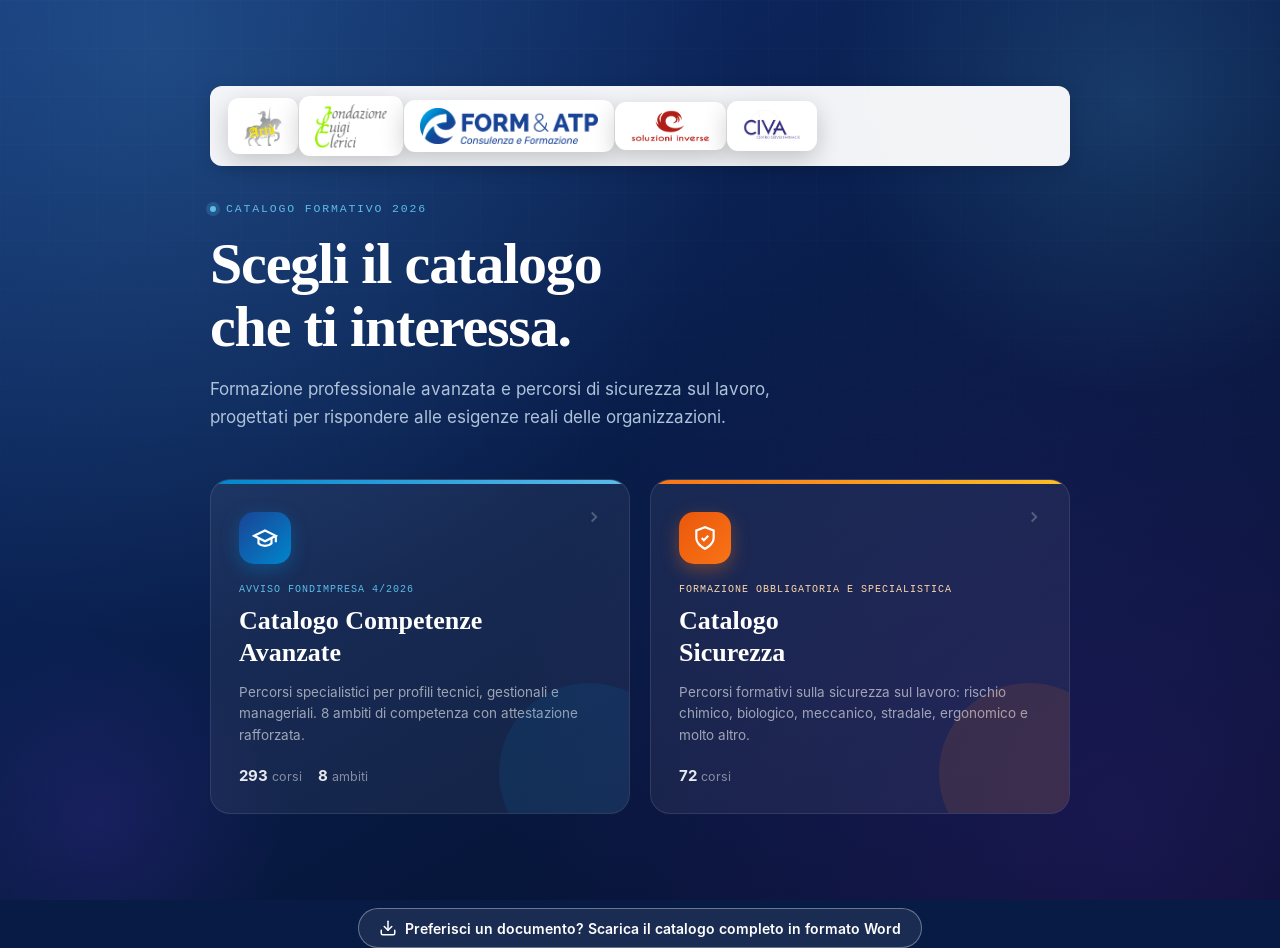
<file: index.html>
<!DOCTYPE html>
<html lang="it">
<head>
  <meta charset="UTF-8">
  <meta name="viewport" content="width=device-width, initial-scale=1.0">
  <title>Form&ATP — Catalogo Formativo 2026</title>
  <link rel="stylesheet" href="assets/css/shared.css">
  <style>
    /* ── Landing ─────────────────────────────────────── */
    body { background: #081B45; }

    #landing {
      min-height: 100vh; display: flex; flex-direction: column;
      position: relative; overflow: hidden;
      background:
        radial-gradient(circle at 12% 5%,  rgba(92,188,234,.22) 0%, transparent 42%),
        radial-gradient(circle at 88% 92%,  rgba(124,58,237,.17) 0%, transparent 45%),
        linear-gradient(150deg, #0F2D6E 0%, #081B45 55%, #040D28 100%);
    }
    .l-grid {
      position: absolute; inset: 0;
      background-image: linear-gradient(rgba(255,255,255,.03) 1px, transparent 1px),
                        linear-gradient(90deg, rgba(255,255,255,.03) 1px, transparent 1px);
      background-size: 48px 48px;
      mask-image: linear-gradient(to bottom, rgba(0,0,0,.45), transparent 88%);
      pointer-events: none;
    }
    .l-orb1 { position:absolute; width:600px; height:600px; border-radius:50%; top:-200px; right:-150px; background:radial-gradient(circle, rgba(92,188,234,.18),transparent 70%); animation:floatOrb 16s ease-in-out infinite; pointer-events:none; }
    .l-orb2 { position:absolute; width:400px; height:400px; border-radius:50%; bottom:-120px; left:-100px; background:radial-gradient(circle, rgba(124,58,237,.14),transparent 65%); animation:floatOrb 20s ease-in-out infinite reverse; pointer-events:none; }

    .l-inner {
      flex: 1; display: flex; flex-direction: column; justify-content: center;
      max-width: 1100px; margin: 0 auto; padding: 60px 32px;
      position: relative; z-index: 1; animation: fadeUp .7s ease both;
    }

    .l-logo { margin-bottom: 36px; }
    .l-logo img { height: 36px; background:#fff; padding:8px 16px; border-radius:11px; box-shadow:0 8px 24px rgba(0,0,0,.20); }

    .l-eyebrow { font-family:'JetBrains Mono',monospace; font-size:11.5px; letter-spacing:.16em; text-transform:uppercase; color:#5CBCEA; margin-bottom:18px; display:flex; align-items:center; gap:10px; }
    .l-title   { font-family:'Fraunces',serif; font-weight:600; font-size:clamp(34px,5.5vw,58px); line-height:1.08; color:#fff; margin:0 0 18px; letter-spacing:-.02em; }
    .l-sub     { color:#AEC2D9; font-size:17px; max-width:560px; line-height:1.62; margin:0 0 48px; }

    /* Tile cards */
    .l-cards { display:grid; grid-template-columns:1fr 1fr; gap:20px; max-width:860px; }

    .l-card {
      border-radius:20px; background:rgba(255,255,255,.06); border:1px solid rgba(255,255,255,.10);
      backdrop-filter:blur(12px); padding:32px 28px 28px;
      cursor:pointer; position:relative; overflow:hidden;
      transition:transform .25s, background .25s, border-color .25s, box-shadow .25s;
      text-decoration:none; display:flex; flex-direction:column;
      animation:fadeUp .6s ease both;
    }
    .l-card:nth-child(2) { animation-delay:.08s; }
    .l-card:hover { transform:translateY(-5px); background:rgba(255,255,255,.10); border-color:rgba(255,255,255,.22); box-shadow:0 20px 50px rgba(0,0,0,.30); }

    .l-card-accent { position:absolute; top:0; left:0; right:0; height:4px; border-radius:20px 20px 0 0; }
    .lc-avanzato .l-card-accent  { background:linear-gradient(90deg,#0086CD,#5CBCEA); }
    .lc-sicurezza .l-card-accent { background:linear-gradient(90deg,#F97316,#FBBF24); }

    .l-card::after {
      content:""; position:absolute; bottom:-50px; right:-50px;
      width:180px; height:180px; border-radius:50%;
      opacity:.11; transition:opacity .25s, transform .25s; pointer-events:none;
    }
    .lc-avanzato::after  { background:#0086CD; }
    .lc-sicurezza::after { background:#F97316; }
    .l-card:hover::after { opacity:.22; transform:scale(1.3); }

    .l-card-icon { width:52px; height:52px; border-radius:15px; display:flex; align-items:center; justify-content:center; margin-bottom:20px; flex-shrink:0; }
    .l-card-icon svg { width:26px; height:26px; color:#fff; }
    .lc-avanzato  .l-card-icon { background:linear-gradient(135deg,#194496,#0086CD); box-shadow:0 6px 18px rgba(0,134,205,.35); }
    .lc-sicurezza .l-card-icon { background:linear-gradient(135deg,#EA580C,#F97316); box-shadow:0 6px 18px rgba(249,115,22,.35); }

    .l-card-tag  { font-family:'JetBrains Mono',monospace; font-size:10px; letter-spacing:.1em; text-transform:uppercase; margin-bottom:10px; display:block; }
    .lc-avanzato  .l-card-tag { color:#5CBCEA; }
    .lc-sicurezza .l-card-tag { color:#FED7AA; }

    .l-card-title { font-family:'Fraunces',serif; font-size:clamp(20px,2.5vw,26px); font-weight:600; color:#fff; line-height:1.2; margin-bottom:14px; }
    .l-card-desc  { font-size:13.5px; color:rgba(255,255,255,.58); line-height:1.58; margin-bottom:20px; flex:1; }
    .l-card-meta  { display:flex; gap:16px; font-size:12.5px; color:rgba(255,255,255,.48); flex-wrap:wrap; }
    .l-card-meta strong { color:rgba(255,255,255,.9); font-size:15px; }

    .l-card-arrow { position:absolute; top:28px; right:26px; color:rgba(255,255,255,.25); transition:color .2s, transform .2s; }
    .l-card-arrow svg { width:18px; height:18px; }
    .l-card:hover .l-card-arrow { color:rgba(255,255,255,.7); transform:translateX(4px); }

    /* coming soon badge */
    .badge-soon { display:inline-block; background:rgba(249,115,22,.18); color:#FED7AA; border:1px solid rgba(249,115,22,.30); border-radius:6px; font-size:10.5px; font-family:'JetBrains Mono',monospace; padding:2px 8px; letter-spacing:.05em; margin-left:8px; vertical-align:middle; }

    .l-footer { position:relative; z-index:1; padding:20px 32px 32px; display:flex; align-items:center; gap:12px; color:rgba(255,255,255,.3); font-size:12px; }
    .l-footer img { height:18px; opacity:.35; }

    @media (max-width:680px) { .l-cards { grid-template-columns:1fr; gap:14px; } .l-inner { padding:40px 18px; } .l-title { font-size:36px; } }
  </style>
</head>
<body>

<div id="landing">
  <div class="l-grid"></div>
  <div class="l-orb1"></div>
  <div class="l-orb2"></div>

  <div class="l-inner">
    <div class="l-logo"><div class="partner-bar">
  <img class="partner-logo" src="[data-uri]" alt="Artù Ente Formativo">
  <img class="partner-logo" src="[data-uri]" alt="Fondazione Luigi Clerici">
  <img class="partner-logo" src="assets/img/logo.png" alt="Form&ATP">
  <img class="partner-logo" src="[data-uri]" alt="Soluzioni Inverse">
  <img class="partner-logo" src="[data-uri]" alt="CIVA Centro Servizi Farmacie">
</div></div>
    <div class="l-eyebrow"><span class="eyebrow-dot"></span>Catalogo Formativo 2026</div>
    <h1 class="l-title">Scegli il catalogo<br>che ti interessa.</h1>
    <p class="l-sub">Formazione professionale avanzata e percorsi di sicurezza sul lavoro, progettati per rispondere alle esigenze reali delle organizzazioni.</p>

    <div class="l-cards">

      <a href="avanzato.html" class="l-card lc-avanzato">
        <div class="l-card-accent"></div>
        <div class="l-card-arrow"><svg viewBox="0 0 24 24" fill="none" stroke="currentColor" stroke-width="2.5"><polyline points="9 18 15 12 9 6"/></svg></div>
        <div class="l-card-icon">
          <svg viewBox="0 0 24 24" fill="none" stroke="currentColor" stroke-width="2"><path d="M22 10v6M2 10l10-5 10 5-10 5z"/><path d="M6 12v5c3 3 9 3 12 0v-5"/></svg>
        </div>
        <span class="l-card-tag">Avviso Fondimpresa 4/2026</span>
        <div class="l-card-title">Catalogo Competenze<br>Avanzate</div>
        <div class="l-card-desc">Percorsi specialistici per profili tecnici, gestionali e manageriali. 8 ambiti di competenza con attestazione rafforzata.</div>
        <div class="l-card-meta">
          <span><strong id="n-corsi">—</strong> corsi</span>
          <span><strong>8</strong> ambiti</span>
        </div>
      </a>

      <a href="sicurezza.html" class="l-card lc-sicurezza" id="card-sic">
        <div class="l-card-accent"></div>
        <div class="l-card-arrow"><svg viewBox="0 0 24 24" fill="none" stroke="currentColor" stroke-width="2.5"><polyline points="9 18 15 12 9 6"/></svg></div>
        <div class="l-card-icon">
          <svg viewBox="0 0 24 24" fill="none" stroke="currentColor" stroke-width="2"><path d="M12 22s8-4 8-10V5l-8-3-8 3v7c0 6 8 10 8 10Z"/><path d="m9 12 2 2 4-4"/></svg>
        </div>
        <span class="l-card-tag">Formazione obbligatoria e specialistica</span>
        <div class="l-card-title">Catalogo<br>Sicurezza</div>
        <div class="l-card-desc">Percorsi formativi sulla sicurezza sul lavoro: rischio chimico, biologico, meccanico, stradale, ergonomico e molto altro.</div>
        <div class="l-card-meta">
          <span><strong id="n-sic">72</strong> corsi</span>
        </div>
      </a>

    </div>
  </div>
</div>

<div class="landing-download"><a class="download-link" href="assets/download/Catalogo-Formativo-2026-FormATP.docx" download>
  <svg viewBox="0 0 24 24" width="18" height="18" fill="none" stroke="currentColor" stroke-width="2" stroke-linecap="round" stroke-linejoin="round"><path d="M21 15v4a2 2 0 0 1-2 2H5a2 2 0 0 1-2-2v-4"/><polyline points="7 10 12 15 17 10"/><line x1="12" y1="15" x2="12" y2="3"/></svg>
  Preferisci un documento? Scarica il catalogo completo in formato Word</a></div>

<script>
  // Pre-carica il numero di corsi avanzati per mostrarlo sulla landing
  fetch('assets/data/data-avanzato.json')
    .then(r => r.json())
    .then(d => { document.getElementById('n-corsi').textContent = d.length; })
    .catch(() => {});
</script>

</body>
</html>
</file>
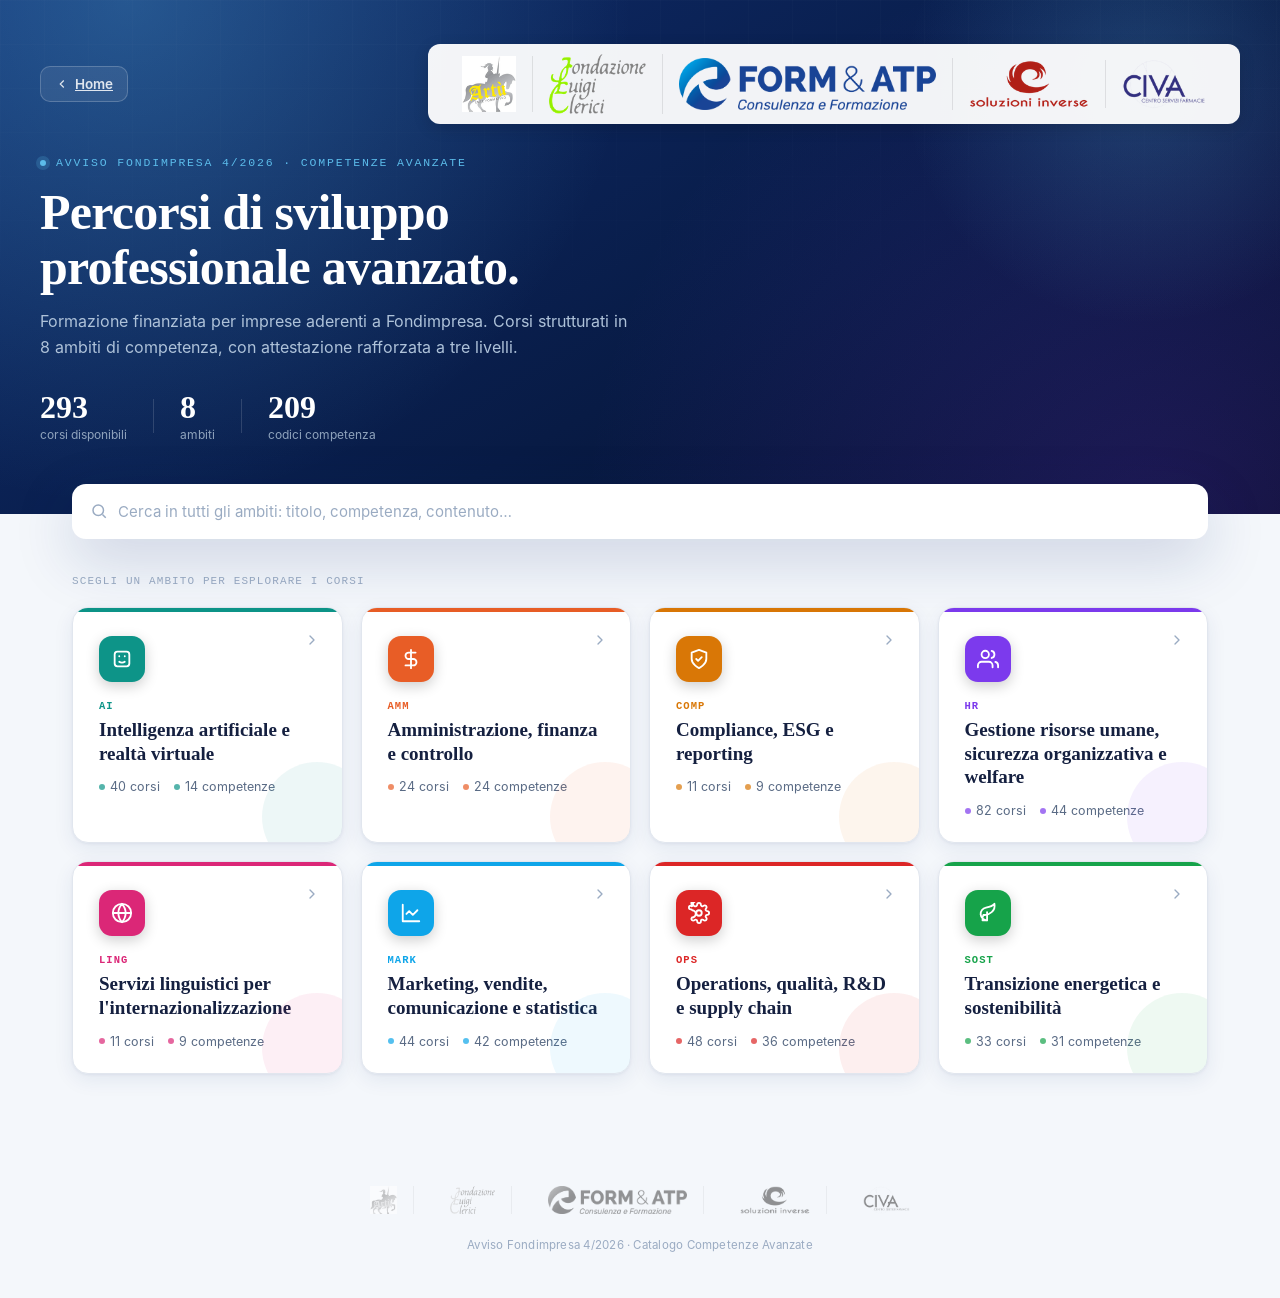
<file: avanzato.html>
<!DOCTYPE html>
<html lang="it">
<head>
  <meta charset="UTF-8">
  <meta name="viewport" content="width=device-width, initial-scale=1.0">
  <title>Catalogo Competenze Avanzate — Form&ATP</title>
  <link rel="stylesheet" href="assets/css/shared.css">
  <link rel="stylesheet" href="assets/css/avanzato.css">
</head>
<body>

<!-- ── Header ─────────────────────────────────────────── -->
<header class="av-header">
  <div class="av-header-inner">
    <div class="top-nav">
      <a href="index.html" class="home-btn">
        <svg viewBox="0 0 24 24" fill="none" stroke="currentColor" stroke-width="2"><polyline points="15 18 9 12 15 6"/></svg>
        Home
      </a>
      <div class="partner-bar">
  <img class="partner-logo" src="[data-uri]" alt="Artù Ente Formativo">
  <img class="partner-logo" src="[data-uri]" alt="Fondazione Luigi Clerici">
  <img class="partner-logo" src="assets/img/logo.png" alt="Form&ATP">
  <img class="partner-logo" src="[data-uri]" alt="Soluzioni Inverse">
  <img class="partner-logo" src="[data-uri]" alt="CIVA Centro Servizi Farmacie">
</div>
    </div>
    <div class="eyebrow"><span class="eyebrow-dot"></span>Avviso Fondimpresa 4/2026 · Competenze Avanzate</div>
    <h1>Percorsi di sviluppo<br>professionale avanzato.</h1>
    <p class="header-sub">Formazione finanziata per imprese aderenti a Fondimpresa. Corsi strutturati in 8 ambiti di competenza, con attestazione rafforzata a tre livelli.</p>
    <div class="stat-row">
      <div class="stat"><div class="stat-num" id="stat-total">293</div><div class="stat-label">corsi disponibili</div></div>
      <div class="stat-divider"></div>
      <div class="stat"><div class="stat-num" id="stat-cats">8</div><div class="stat-label">ambiti</div></div>
      <div class="stat-divider"></div>
      <div class="stat"><div class="stat-num" id="stat-comp">209</div><div class="stat-label">codici competenza</div></div>
    </div>
  </div>
</header>

<!-- ── Ricerca globale ────────────────────────────────── -->
<div class="global-search-wrap">
  <div class="global-search-inner">
    <svg viewBox="0 0 24 24" fill="none" stroke="currentColor" stroke-width="2"><circle cx="11" cy="11" r="7"/><line x1="21" y1="21" x2="16.65" y2="16.65"/></svg>
    <input type="text" id="global-search" placeholder="Cerca in tutti gli ambiti: titolo, competenza, contenuto…">
    <button id="global-search-clear" class="search-clear-btn" style="display:none">
      <svg viewBox="0 0 24 24" fill="none" stroke="currentColor" stroke-width="2"><line x1="18" y1="6" x2="6" y2="18"/><line x1="6" y1="6" x2="18" y2="18"/></svg>
    </button>
  </div>
</div>

<!-- ── Main ───────────────────────────────────────────── -->
<main id="av-main">

  <!-- View: griglia ambiti -->
  <div id="view-home">
    <div class="section-label">Scegli un ambito per esplorare i corsi</div>
    <div id="ambiti-grid"></div>
  </div>

  <!-- View: corsi di un ambito -->
  <div id="view-ambito" style="display:none">
    <div class="breadcrumb">
      <button class="back-btn" id="back-btn">
        <svg viewBox="0 0 24 24" fill="none" stroke="currentColor" stroke-width="2"><polyline points="15 18 9 12 15 6"/></svg>
        Tutti gli ambiti
      </button>
      <span class="bc-sep">/</span>
      <span class="bc-current" id="bc-current"></span>
    </div>
    <div class="ambito-hero" id="ambito-hero"></div>
    <div class="competenze-nav">
      <div class="filter-label" style="margin-bottom:10px">Filtra per codice di competenza</div>
      <div class="comp-select-wrap">
        <div class="comp-select-box">
          <select id="comp-select" class="comp-select">
            <option value="">Tutti i corsi</option>
          </select>
          <svg class="comp-select-icon" viewBox="0 0 24 24" fill="none" stroke="currentColor" stroke-width="2"><polyline points="6 9 12 15 18 9"/></svg>
        </div>
        <span class="comp-select-count" id="comp-select-count"></span>
      </div>
    </div>
    <div class="results-bar">
      <span><strong id="corsi-count">0</strong> corsi</span>
      <select class="sort-select" id="sort-select">
        <option value="competenza">Per competenza</option>
        <option value="title">Titolo A-Z</option>
        <option value="dur-asc">Durata crescente</option>
        <option value="dur-desc">Durata decrescente</option>
      </select>
    </div>
    <div id="corsi-grid"></div>
  </div>

  <!-- View: risultati ricerca -->
  <div id="view-search" style="display:none">
    <div class="breadcrumb">
      <button class="back-btn" id="search-back-btn">
        <svg viewBox="0 0 24 24" fill="none" stroke="currentColor" stroke-width="2"><polyline points="15 18 9 12 15 6"/></svg>
        Tutti gli ambiti
      </button>
      <span class="bc-sep">/</span>
      <span class="bc-current" id="search-results-label"></span>
    </div>
    <div id="search-grid"></div>
  </div>

</main>

<footer class="page-footer page-footer--bar">
  <div class="footer-logos">
    <img class="partner-logo" src="[data-uri]" alt="Artù Ente Formativo">
    <img class="partner-logo" src="[data-uri]" alt="Fondazione Luigi Clerici">
    <img class="partner-logo" src="[data-uri]" alt="Form&ATP">
    <img class="partner-logo" src="[data-uri]" alt="Soluzioni Inverse">
    <img class="partner-logo" src="[data-uri]" alt="CIVA Centro Servizi Farmacie">
  </div>
  <div class="footer-label">Avviso Fondimpresa 4/2026 · Catalogo Competenze Avanzate</div>
</footer>

<script src="assets/js/avanzato.js"></script>
</body>
</html>
</file>
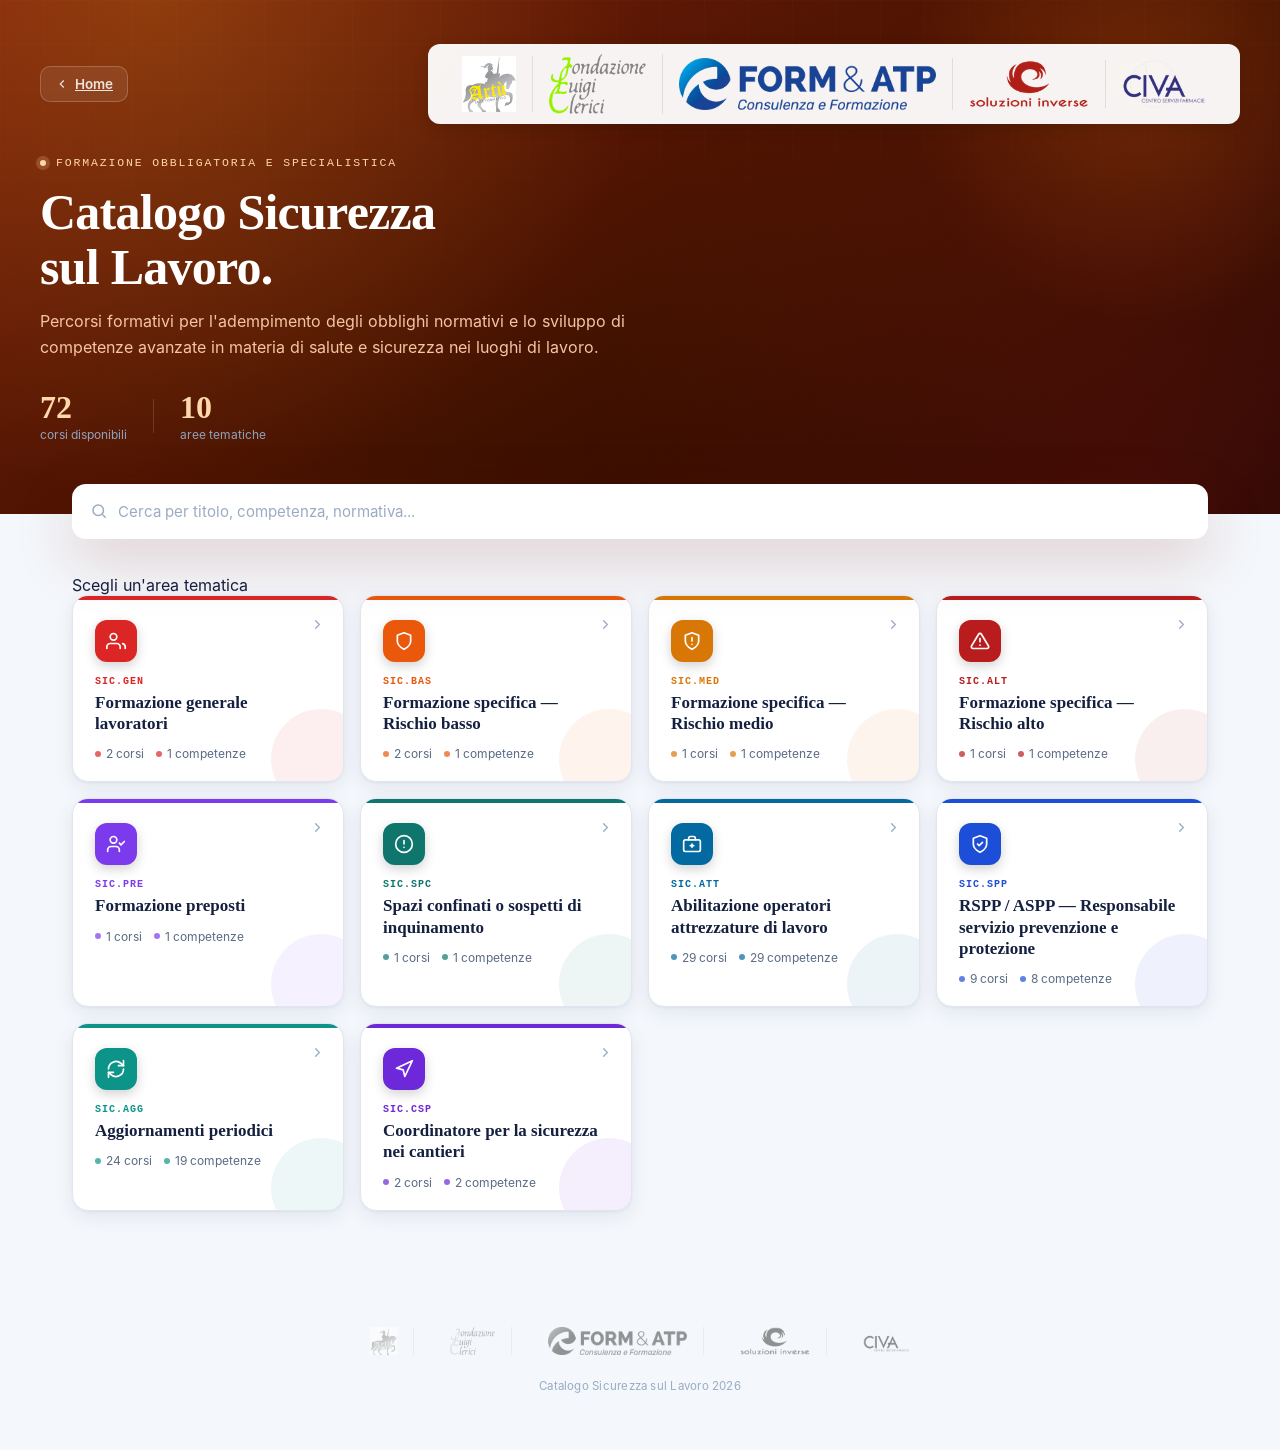
<file: sicurezza.html>
<!DOCTYPE html>
<html lang="it">
<head>
  <meta charset="UTF-8">
  <meta name="viewport" content="width=device-width, initial-scale=1.0">
  <title>Catalogo Sicurezza sul Lavoro — Form&ATP</title>
  <link rel="stylesheet" href="assets/css/shared.css">
  <link rel="stylesheet" href="assets/css/sicurezza.css">
</head>
<body>

<!-- ── Header ── -->
<header class="sic-header">
  <div class="sic-header-inner">
    <div class="top-nav">
      <a href="index.html" class="home-btn">
        <svg viewBox="0 0 24 24" fill="none" stroke="currentColor" stroke-width="2"><polyline points="15 18 9 12 15 6"/></svg>
        Home
      </a>
      <div class="partner-bar">
  <img class="partner-logo" src="[data-uri]" alt="Artù Ente Formativo">
  <img class="partner-logo" src="[data-uri]" alt="Fondazione Luigi Clerici">
  <img class="partner-logo" src="assets/img/logo.png" alt="Form&ATP">
  <img class="partner-logo" src="[data-uri]" alt="Soluzioni Inverse">
  <img class="partner-logo" src="[data-uri]" alt="CIVA Centro Servizi Farmacie">
</div>
    </div>
    <div class="eyebrow"><span class="eyebrow-dot"></span>Formazione obbligatoria e specialistica</div>
    <h1>Catalogo Sicurezza<br>sul Lavoro.</h1>
    <p class="header-sub">Percorsi formativi per l'adempimento degli obblighi normativi e lo sviluppo di competenze avanzate in materia di salute e sicurezza nei luoghi di lavoro.</p>
    <div class="stat-row">
      <div class="stat"><div class="stat-num" id="sic-stat-total">72</div><div class="stat-label">corsi disponibili</div></div>
      <div class="stat-divider"></div>
      <div class="stat"><div class="stat-num" id="sic-stat-cats">10</div><div class="stat-label">aree tematiche</div></div>
    </div>
  </div>
</header>

<!-- ── Ricerca ── -->
<div class="global-search-wrap">
  <div class="global-search-inner">
    <svg viewBox="0 0 24 24" fill="none" stroke="currentColor" stroke-width="2"><circle cx="11" cy="11" r="7"/><line x1="21" y1="21" x2="16.65" y2="16.65"/></svg>
    <input type="text" id="sic-search" placeholder="Cerca per titolo, competenza, normativa...">
    <button id="sic-search-clear" class="search-clear-btn" style="display:none">
      <svg viewBox="0 0 24 24" fill="none" stroke="currentColor" stroke-width="2"><line x1="18" y1="6" x2="6" y2="18"/><line x1="6" y1="6" x2="18" y2="18"/></svg>
    </button>
  </div>
</div>

<!-- ── Main ── -->
<main id="sic-main">

  <!-- Vista home: griglia ambiti -->
  <div id="sic-view-home">
    <div class="section-label">Scegli un'area tematica</div>
    <div id="sic-ambiti-grid"></div>
  </div>

  <!-- Vista ambito: corsi -->
  <div id="sic-view-ambito" style="display:none">
    <div class="breadcrumb">
      <button class="back-btn" id="sic-back-btn">
        <svg viewBox="0 0 24 24" fill="none" stroke="currentColor" stroke-width="2"><polyline points="15 18 9 12 15 6"/></svg>
        Tutte le aree
      </button>
      <span class="bc-sep">/</span>
      <span class="bc-current" id="sic-bc-current"></span>
    </div>
    <div class="ambito-hero" id="sic-ambito-hero"></div>
    <div class="competenze-nav">
      <div class="filter-label" style="margin-bottom:10px">Filtra per competenza</div>
      <div class="comp-select-wrap">
        <div class="comp-select-box">
          <select id="sic-comp-select" class="comp-select">
            <option value="">Tutti i corsi</option>
          </select>
          <svg class="comp-select-icon" viewBox="0 0 24 24" fill="none" stroke="currentColor" stroke-width="2"><polyline points="6 9 12 15 18 9"/></svg>
        </div>
        <span class="comp-select-count" id="sic-comp-select-count"></span>
      </div>
    </div>
    <div class="corsi-results-bar">
      <span><strong id="sic-corsi-count">0</strong> corsi</span>
      <select class="sort-select" id="sic-sort-select">
        <option value="competenza">Per competenza</option>
        <option value="title">Titolo A-Z</option>
        <option value="dur-asc">Durata crescente</option>
        <option value="dur-desc">Durata decrescente</option>
      </select>
    </div>
    <div id="sic-corsi-grid"></div>
  </div>

  <!-- Vista ricerca -->
  <div id="sic-view-search" style="display:none">
    <div class="breadcrumb">
      <button class="back-btn" id="sic-search-back-btn">
        <svg viewBox="0 0 24 24" fill="none" stroke="currentColor" stroke-width="2"><polyline points="15 18 9 12 15 6"/></svg>
        Tutte le aree
      </button>
      <span class="bc-sep">/</span>
      <span class="bc-current" id="sic-search-results-label"></span>
    </div>
    <div id="sic-search-grid"></div>
  </div>

</main>

<footer class="page-footer page-footer--bar">
  <div class="footer-logos">
    <img class="partner-logo" src="[data-uri]" alt="Artù Ente Formativo">
    <img class="partner-logo" src="[data-uri]" alt="Fondazione Luigi Clerici">
    <img class="partner-logo" src="[data-uri]" alt="Form&ATP">
    <img class="partner-logo" src="[data-uri]" alt="Soluzioni Inverse">
    <img class="partner-logo" src="[data-uri]" alt="CIVA Centro Servizi Farmacie">
  </div>
  <div class="footer-label">Catalogo Sicurezza sul Lavoro 2026</div>
</footer>

<script src="assets/js/sicurezza.js"></script>
</body>
</html>
</file>
<file: assets/css/shared.css>
@font-face{font-family:'Inter';font-weight:400;font-style:normal;font-display:swap;src:url('../fonts/Inter-Regular.woff') format('woff');}
@font-face{font-family:'Inter';font-weight:500;font-style:normal;font-display:swap;src:url('../fonts/Inter-Medium.woff') format('woff');}
@font-face{font-family:'Inter';font-weight:600;font-style:normal;font-display:swap;src:url('../fonts/Inter-SemiBold.woff') format('woff');}
@font-face{font-family:'Inter';font-weight:700;font-style:normal;font-display:swap;src:url('../fonts/Inter-Bold.woff') format('woff');}
/* =========================================================
   FORM&ATP — Catalogo Formativo 2026
   shared.css — variabili, reset, utility
   ========================================================= */

:root {
  --navy:        #0F2D6E;
  --navy-deep:   #081B45;
  --white:       #FFFFFF;
  --cream:       #F4F7FB;
  --ink:         #152040;
  --slate:       #5A6B85;
  --slate-light: #9AABC2;
  --line:        #E1E6EE;
  --radius:      16px;
  --shadow:      0 1px 3px rgba(15,45,110,.06), 0 6px 20px rgba(15,45,110,.08);
  --shadow-lg:   0 8px 16px rgba(15,45,110,.10), 0 24px 48px rgba(15,45,110,.14);
}

*, *::before, *::after { box-sizing: border-box; }
html  { scroll-behavior: smooth; }
body  { margin: 0; font-family: 'Inter', system-ui, -apple-system, 'Segoe UI', Roboto, sans-serif; -webkit-font-smoothing: antialiased; background: var(--cream); color: var(--ink); }

/* ---- animazioni ---- */
@keyframes fadeUp  { from { opacity:0; transform:translateY(12px); } to { opacity:1; transform:translateY(0); } }
@keyframes floatOrb{ 0%,100%{ transform:translate(0,0); } 50%{ transform:translate(-8px,14px); } }

/* ---- utility ---- */
.eyebrow {
  font-family: ui-monospace, SFMono-Regular, Menlo, Consolas, monospace;
  font-size: 11.5px; letter-spacing: .16em; text-transform: uppercase;
  color: #5CBCEA; margin-bottom: 16px;
  display: flex; align-items: center; gap: 10px;
}
.eyebrow-dot {
  width: 6px; height: 6px; border-radius: 50%;
  background: #5CBCEA; box-shadow: 0 0 0 4px rgba(92,188,234,.2);
  display: inline-block; flex-shrink: 0;
}
.stat-row   { display: flex; align-items: center; gap: 26px; flex-wrap: wrap; }
.stat       { display: flex; flex-direction: column; }
.stat-num   {
  font-family: Georgia, 'Times New Roman', serif; font-size: 32px; font-weight: 600; line-height: 1;
  color: #fff;
}
.stat-label { font-size: 12px; color: #8FA3BC; margin-top: 4px; }
.stat-divider { width: 1px; height: 34px; background: rgba(255,255,255,.14); }

/* ---- nav superiore (dentro sezioni) ---- */
.top-nav { display: flex; justify-content: space-between; align-items: center; margin-bottom: 32px; }
.home-btn {
  display: flex; align-items: center; gap: 6px;
  border: 1.5px solid rgba(255,255,255,.2); background: rgba(255,255,255,.08);
  color: rgba(255,255,255,.85); border-radius: 10px; padding: 9px 14px;
  font-family: 'Inter', system-ui, -apple-system, 'Segoe UI', Roboto, sans-serif; font-size: 13.5px; font-weight: 600;
  cursor: pointer; transition: all .15s; backdrop-filter: blur(8px);
}
.home-btn svg { width: 14px; height: 14px; }
.home-btn:hover { background: rgba(255,255,255,.18); border-color: rgba(255,255,255,.4); color: #fff; }
.logo-badge-sm {
  background: #fff; padding: 7px 13px; border-radius: 9px;
  box-shadow: 0 4px 14px rgba(0,0,0,.16); display: inline-flex;
}
.logo-badge-sm img { height: 26px; display: block; }

/* ---- breadcrumb ---- */
.breadcrumb { display: flex; align-items: center; gap: 10px; margin-bottom: 24px; animation: fadeUp .4s ease both; }
.back-btn {
  display: flex; align-items: center; gap: 6px;
  border: 1.5px solid var(--line); background: var(--white); color: var(--slate);
  border-radius: 10px; padding: 9px 14px;
  font-family: 'Inter', system-ui, -apple-system, 'Segoe UI', Roboto, sans-serif; font-size: 13.5px; font-weight: 600; cursor: pointer; transition: all .15s;
}
.back-btn svg { width: 14px; height: 14px; }
.back-btn:hover { background: var(--navy); color: var(--white); border-color: var(--navy); }
.bc-sep { color: var(--slate-light); }
.bc-current { font-weight: 600; color: var(--ink); font-size: 14px; }

/* ---- card base ---- */
.card {
  background: var(--white); border-radius: var(--radius);
  border: 1px solid var(--line); box-shadow: var(--shadow);
  overflow: hidden; display: flex; flex-direction: column; align-self: start;
  transition: box-shadow .22s, transform .22s; position: relative;
}
.card::before {
  content: ""; position: absolute; top: 0; left: 0; right: 0; height: 4px;
  background: var(--card-color, var(--navy));
}
.card:hover { box-shadow: var(--shadow-lg); transform: translateY(-3px); }
.card.open  { grid-column: 1 / -1; max-width: 860px; }

/* ---- card detail / tabs ---- */
.card-top    { padding: 22px 22px 16px; cursor: pointer; }
.card-title  { font-family: Georgia, 'Times New Roman', serif; font-size: 18px; font-weight: 600; color: var(--ink); line-height: 1.3; margin: 0 0 14px; }

.duration-pill {
  display: inline-flex; align-items: center; gap: 6px;
  font-family: ui-monospace, SFMono-Regular, Menlo, Consolas, monospace; font-size: 12px;
  color: var(--slate); font-weight: 500; margin-bottom: 12px;
}
.duration-pill svg { width: 13px; height: 13px; color: var(--slate-light); }

.seg-bar { display: flex; width: 100%; height: 7px; border-radius: 4px; overflow: hidden; background: var(--line); gap: 2px; margin-bottom: 9px; }
.seg { height: 100%; border-radius: 3px; }
.seg.aula { background: #0F2D6E; }
.seg.al   { background: #0086CD; }
.seg.aff  { background: #5CBCEA; }
.seg.fad  { background: #B7C5DA; }

.seg-legend { display: flex; gap: 12px; flex-wrap: wrap; font-size: 11px; color: var(--slate-light); }
.seg-legend span { display: flex; align-items: center; gap: 5px; }
.dot { width: 7px; height: 7px; border-radius: 50%; display: inline-block; }
.dot.aula { background: #0F2D6E; }
.dot.al   { background: #0086CD; }
.dot.aff  { background: #5CBCEA; }
.dot.fad  { background: #B7C5DA; }

.card-expand-hint { font-size: 12.5px; font-weight: 600; display: flex; align-items: center; gap: 5px; margin-top: 12px; color: var(--card-color, var(--navy)); }
.card-expand-hint svg { width: 13px; height: 13px; transition: transform .2s; }
.card.open .card-expand-hint svg { transform: rotate(180deg); }

.card-detail  { max-height: 0; overflow: hidden; transition: max-height .4s ease; border-top: 1px solid var(--line); }
.card.open .card-detail { max-height: none; }
.detail-inner { padding: 0 22px 24px; background: var(--cream); }

.tabs { display: flex; gap: 4px; padding: 14px 0 2px; flex-wrap: wrap; }
.tab-btn {
  border: none; background: transparent; color: var(--slate);
  font-family: 'Inter', system-ui, -apple-system, 'Segoe UI', Roboto, sans-serif; font-size: 12.5px; font-weight: 600;
  padding: 8px 13px; border-radius: 8px; cursor: pointer; transition: background .15s, color .15s;
}
.tab-btn:hover  { background: rgba(15,45,110,.07); }
.tab-btn.active { background: var(--card-color, var(--navy)); color: #fff; }

.tab-panel { display: none; padding-top: 14px; animation: fadeUp .25s ease both; }
.tab-panel.active { display: block; }
.detail-text { font-size: 13.5px; line-height: 1.65; color: var(--ink); white-space: pre-line; }
.detail-text.scroll { max-height: 260px; overflow-y: auto; padding-right: 8px; }
.detail-text.scroll::-webkit-scrollbar { width: 4px; }
.detail-text.scroll::-webkit-scrollbar-thumb { background: var(--line); border-radius: 3px; }

/* ---- filtri comuni ---- */
.filter-label {
  font-family: ui-monospace, SFMono-Regular, Menlo, Consolas, monospace; font-size: 10.5px;
  letter-spacing: .09em; text-transform: uppercase; color: var(--slate-light);
}
.dur-controls { display: flex; align-items: center; gap: 8px; }
.dur-controls select, .sort-select {
  border: 1.5px solid var(--line); background: var(--white);
  border-radius: 9px; padding: 7px 10px;
  font-family: 'Inter', system-ui, -apple-system, 'Segoe UI', Roboto, sans-serif; font-size: 13px; color: var(--slate); cursor: pointer;
}
.dur-controls select:focus, .sort-select:focus { outline: none; border-color: var(--navy); }
.dur-sep { color: var(--slate-light); font-size: 13px; }

/* ---- results bar ---- */
.results-bar {
  display: flex; justify-content: space-between; align-items: center;
  color: var(--slate); font-size: 13.5px; margin-bottom: 16px;
}
.results-bar strong { color: var(--navy); font-family: Georgia, 'Times New Roman', serif; font-size: 18px; }

/* ---- empty state ---- */
.empty-state { grid-column: 1/-1; text-align: center; padding: 70px 20px; }
.empty-icon { width: 60px; height: 60px; margin: 0 auto 16px; background: rgba(15,45,110,.07); border-radius: 50%; display: flex; align-items: center; justify-content: center; }
.empty-icon svg { width: 24px; height: 24px; color: var(--slate-light); }
.empty-state h3 { font-family: Georgia, 'Times New Roman', serif; color: var(--navy); margin: 0 0 8px; font-size: 20px; }
.empty-state p  { color: var(--slate); font-size: 14px; margin: 0; }

/* ---- mark ---- */
mark { background: #FEF9C3; color: inherit; border-radius: 3px; padding: 0 1px; }

/* ---- footer ---- */
.page-footer { text-align: center; padding: 36px 20px 56px; color: var(--slate-light); font-size: 12px; }
.page-footer img { height: 20px; opacity: .35; display: block; margin: 0 auto 10px; }

@media (prefers-reduced-motion: reduce) { *, *::before, *::after { animation: none !important; transition: none !important; } }

/* ── Barra loghi partner ── */
.partner-bar {
  display: flex;
  align-items: center;
  gap: 0;
  flex-wrap: nowrap;
  background: rgba(255,255,255,.95);
  backdrop-filter: blur(8px);
  border-radius: 12px;
  padding: 10px 18px;
  box-shadow: 0 4px 16px rgba(0,0,0,.14);
}
.partner-logo {
  height: 52px;
  width: auto;
  object-fit: contain;
  display: block;
  opacity: 1;
  transition: opacity .15s;
  padding: 0 16px;
  border-right: 1px solid rgba(0,0,0,.09);
}
.partner-logo:last-child { border-right: none; }
.partner-logo:hover { opacity: .85; }

/* Artù (1°) */
.partner-bar .partner-logo:nth-child(1) { height: 56px; }
/* Clerici (2°): logo orizzontale */
.partner-bar .partner-logo:nth-child(2) { height: 60px; }
/* Form&ATP (3°) */
.partner-bar .partner-logo:nth-child(3) { height: 52px; }
/* Soluzioni Inverse (4°) */
.partner-bar .partner-logo:nth-child(4) { height: 48px; }
/* CIVA (5°) */
.partner-bar .partner-logo:nth-child(5) { height: 50px; }

@media (max-width: 680px) {
  .partner-bar { padding: 8px 12px; }
  .partner-logo { height: 36px !important; padding: 0 8px; }
}

/* ── Footer con barra loghi ── */
.page-footer--bar {
  display: flex;
  flex-direction: column;
  align-items: center;
  gap: 14px;
  padding: 32px 20px 44px;
}
.footer-logos {
  display: flex;
  align-items: center;
  gap: 20px;
  flex-wrap: wrap;
  justify-content: center;
}
.footer-logos .partner-logo {
  height: 28px;
  width: auto;
  object-fit: contain;
  opacity: .55;
  filter: grayscale(100%);
  transition: opacity .2s, filter .2s;
}
.footer-logos .partner-logo:hover {
  opacity: .85;
  filter: grayscale(0%);
}
.footer-label {
  font-size: 11.5px;
  color: var(--slate-light);
  letter-spacing: .02em;
}

.privacy-link{font-size:11.5px;color:var(--slate-light);text-decoration:underline;text-underline-offset:2px}
.privacy-link:hover{color:var(--navy)}
.page-footer .privacy-link{display:block;margin-top:6px}
.landing-privacy{text-align:center;padding:8px 0 24px;position:relative;z-index:5}
.landing-privacy .privacy-link{color:rgba(255,255,255,.75)}
.landing-privacy .privacy-link:hover{color:#fff}

.landing-download{text-align:center;padding:8px 16px 0;position:relative;z-index:5}
.download-link{display:inline-flex;align-items:center;gap:8px;color:#fff;text-decoration:none;font-size:14px;font-weight:600;padding:10px 20px;border:1px solid rgba(255,255,255,.35);border-radius:999px;background:rgba(255,255,255,.08);transition:background .15s}
.download-link:hover{background:rgba(255,255,255,.18)}
</file>
<file: assets/css/avanzato.css>
/* =========================================================
   avanzato.css — Catalogo Competenze Avanzate
   ========================================================= */

/* Palette ambiti */
:root {
  --c-AI:   #0D9488;
  --c-AMM:  #E85D26;
  --c-COMP: #D97706;
  --c-HR:   #7C3AED;
  --c-LING: #DB2777;
  --c-MARK: #0EA5E9;
  --c-OPS:  #DC2626;
  --c-SOST: #16A34A;
}

/* ---- Header ---- */
.av-header {
  background:
    radial-gradient(circle at 10% 0%, rgba(92,188,234,.30) 0%, transparent 40%),
    radial-gradient(circle at 90% 100%, rgba(124,58,237,.20) 0%, transparent 45%),
    linear-gradient(150deg, #0F2D6E 0%, #081B45 60%, #050E28 100%);
  color: #fff; padding: 44px 32px 72px; position: relative; overflow: hidden;
}
.av-header::before {
  content: ""; position: absolute; inset: 0;
  background-image: linear-gradient(rgba(255,255,255,.03) 1px, transparent 1px),
                    linear-gradient(90deg, rgba(255,255,255,.03) 1px, transparent 1px);
  background-size: 44px 44px;
  mask-image: linear-gradient(to bottom, rgba(0,0,0,.5), transparent 80%);
  pointer-events: none;
}
.av-header::after {
  content: ""; position: absolute; top: -30%; right: -8%;
  width: 480px; height: 480px;
  background: radial-gradient(circle, rgba(92,188,234,.22) 0%, transparent 70%);
  pointer-events: none; animation: floatOrb 14s ease-in-out infinite;
}
.av-header-inner { max-width: 1200px; margin: 0 auto; position: relative; z-index: 1; animation: fadeUp .6s ease both; }
.av-header h1 {
  font-family: Georgia, 'Times New Roman', serif; font-weight: 600;
  font-size: clamp(30px, 4.2vw, 50px); line-height: 1.1;
  margin: 0 0 14px; letter-spacing: -.015em;
}
.av-header .header-sub { color: #AEC2D9; font-size: 16px; max-width: 600px; line-height: 1.62; margin: 0 0 30px; }

/* ---- Ricerca globale ---- */
.global-search-wrap { max-width: 1200px; margin: -30px auto 0; padding: 0 32px; position: relative; z-index: 10; }
.global-search-inner {
  background: #fff; border-radius: 14px; box-shadow: 0 20px 60px rgba(15,45,110,.18);
  padding: 6px 8px 6px 18px; display: flex; align-items: center; gap: 10px;
}
.global-search-inner > svg { width: 18px; height: 18px; color: var(--slate-light); flex-shrink: 0; }
#global-search {
  flex: 1; border: none; background: transparent;
  font-family: 'Inter', system-ui, -apple-system, 'Segoe UI', Roboto, sans-serif; font-size: 15px; color: var(--ink);
  padding: 12px 0; outline: none;
}
#global-search::placeholder { color: var(--slate-light); }
.search-clear-btn {
  width: 34px; height: 34px; border: none; background: var(--line); border-radius: 8px;
  cursor: pointer; display: flex; align-items: center; justify-content: center; flex-shrink: 0; transition: background .15s;
}
.search-clear-btn svg { width: 14px; height: 14px; color: var(--slate); }
.search-clear-btn:hover { background: var(--slate-light); }

/* ---- Main ---- */
#av-main { max-width: 1200px; margin: 0 auto; padding: 36px 32px 80px; }
.section-label { font-family: ui-monospace, SFMono-Regular, Menlo, Consolas, monospace; font-size: 11px; letter-spacing: .1em; text-transform: uppercase; color: var(--slate-light); margin-bottom: 20px; }

/* ---- Griglia ambiti ---- */
#ambiti-grid { display: grid; grid-template-columns: repeat(auto-fill, minmax(260px,1fr)); gap: 18px; }

.ambito-tile {
  border-radius: var(--radius); padding: 28px 26px 24px; cursor: pointer;
  position: relative; overflow: hidden;
  transition: transform .22s, box-shadow .22s;
  animation: fadeUp .5s ease both;
  background: var(--white); border: 1px solid var(--line); box-shadow: var(--shadow);
}
.ambito-tile::before {
  content: ""; position: absolute; top: 0; left: 0; right: 0; height: 4px;
  background: var(--tile-color);
}
.ambito-tile::after {
  content: ""; position: absolute; bottom: -30px; right: -30px;
  width: 110px; height: 110px; border-radius: 50%;
  background: var(--tile-color); opacity: .07; transition: transform .3s, opacity .3s;
}
.ambito-tile:hover { transform: translateY(-4px); box-shadow: var(--shadow-lg); }
.ambito-tile:hover::after { transform: scale(1.4); opacity: .12; }

.tile-icon-wrap {
  width: 46px; height: 46px; border-radius: 13px;
  background: var(--tile-color); display: flex; align-items: center; justify-content: center;
  margin-bottom: 18px; box-shadow: 0 4px 14px rgba(0,0,0,.20);
}
.tile-icon-wrap svg { width: 22px; height: 22px; color: #fff; }
.tile-sigla { font-family: ui-monospace, SFMono-Regular, Menlo, Consolas, monospace; font-size: 10.5px; letter-spacing: .1em; text-transform: uppercase; color: var(--tile-color); font-weight: 700; margin-bottom: 6px; display: block; }
.tile-name  { font-family: Georgia, 'Times New Roman', serif; font-size: 19px; font-weight: 600; color: var(--ink); line-height: 1.25; margin: 0 0 14px; }
.tile-meta  { display: flex; gap: 14px; font-size: 12.5px; color: var(--slate); }
.tile-meta span { display: flex; align-items: center; gap: 5px; }
.tile-dot   { width: 6px; height: 6px; border-radius: 50%; background: var(--tile-color); opacity: .7; display: inline-block; }
.tile-arrow { position: absolute; top: 24px; right: 22px; color: var(--slate-light); transition: color .2s, transform .2s; }
.tile-arrow svg { width: 16px; height: 16px; }
.ambito-tile:hover .tile-arrow { color: var(--tile-color); transform: translateX(3px); }

/* ---- Hero ambito ---- */
.ambito-hero {
  border-radius: var(--radius); padding: 30px 30px 26px; margin-bottom: 24px;
  position: relative; overflow: hidden; animation: fadeUp .4s ease both;
}
.ambito-hero::after {
  content: ""; position: absolute; bottom: -40px; right: -40px;
  width: 200px; height: 200px; border-radius: 50%; background: rgba(255,255,255,.07); pointer-events: none;
}
.ah-icon { width: 52px; height: 52px; border-radius: 15px; background: rgba(255,255,255,.18); backdrop-filter: blur(8px); display: flex; align-items: center; justify-content: center; margin-bottom: 16px; }
.ah-icon svg { width: 26px; height: 26px; color: #fff; }
.ah-sigla { font-family: ui-monospace, SFMono-Regular, Menlo, Consolas, monospace; font-size: 11px; letter-spacing: .12em; text-transform: uppercase; color: rgba(255,255,255,.7); margin-bottom: 6px; display: block; }
.ah-name  { font-family: Georgia, 'Times New Roman', serif; font-size: clamp(22px,3vw,30px); font-weight: 600; color: #fff; margin: 0 0 8px; line-height: 1.15; }
.ah-stats { font-size: 13.5px; color: rgba(255,255,255,.75); }

/* ---- Competenze chips ---- */
.competenze-nav { margin-bottom: 24px; animation: fadeUp .4s ease .05s both; }
.comp-chips { display: flex; flex-wrap: wrap; gap: 9px; }

.comp-chip {
  border: 1.5px solid var(--line); background: var(--white); border-radius: 12px;
  padding: 10px 16px; cursor: pointer; transition: all .15s; user-select: none;
  display: flex; flex-direction: column; gap: 3px;
}
.comp-chip:hover { border-color: var(--chip-color, var(--navy)); transform: translateY(-1px); box-shadow: 0 4px 12px rgba(0,0,0,.07); }
.comp-chip.active { background: var(--chip-color, var(--navy)); border-color: var(--chip-color, var(--navy)); }
.chip-top-row { display: flex; align-items: flex-start; gap: 8px; }
.comp-chip-desc  { font-size: 13px; font-weight: 600; color: var(--ink); line-height: 1.3; }
.comp-chip.active .comp-chip-desc { color: #fff; }
.comp-chip-code  { font-family: ui-monospace, SFMono-Regular, Menlo, Consolas, monospace; font-size: 9.5px; color: var(--slate-light); letter-spacing: .04em; }
.comp-chip.active .comp-chip-code { color: rgba(255,255,255,.65); }
.comp-chip-count { font-size: 11px; color: var(--chip-color, var(--navy)); font-weight: 700; margin-left: auto; font-family: ui-monospace, SFMono-Regular, Menlo, Consolas, monospace; }
.comp-chip.active .comp-chip-count { color: rgba(255,255,255,.8); }

/* ---- Griglia corsi ---- */
#corsi-grid, #search-grid {
  display: grid; grid-template-columns: repeat(auto-fill, minmax(340px,1fr));
  gap: 18px; animation: fadeUp .4s ease .1s both;
}

.card-comp-row  { display: flex; align-items: flex-start; gap: 10px; margin-bottom: 12px; }
.card-comp-icon { width: 30px; height: 30px; border-radius: 9px; flex-shrink: 0; display: flex; align-items: center; justify-content: center; background: rgba(0,0,0,.06); }
.card-comp-icon svg { width: 15px; height: 15px; color: var(--card-color, var(--navy)); }
.card-comp-info { display: flex; flex-direction: column; gap: 2px; }
.card-comp-desc { font-size: 12px; font-weight: 700; color: var(--card-color, var(--navy)); line-height: 1.25; }
.card-comp-code { font-family: ui-monospace, SFMono-Regular, Menlo, Consolas, monospace; font-size: 9.5px; color: var(--slate-light); letter-spacing: .03em; }
.card-ambito-badge { display: inline-flex; align-items: center; gap: 5px; font-family: ui-monospace, SFMono-Regular, Menlo, Consolas, monospace; font-size: 9.5px; letter-spacing: .06em; text-transform: uppercase; color: var(--card-color); font-weight: 700; margin-bottom: 10px; }

/* ---- Responsive ---- */
@media (max-width: 680px) {
  .av-header         { padding: 36px 18px 66px; }
  .global-search-wrap{ padding: 0 14px; }
  #av-main           { padding: 28px 14px 60px; }
  #ambiti-grid       { grid-template-columns: 1fr 1fr; gap: 12px; }
  .ambito-tile       { padding: 20px 16px 18px; }
  .tile-name         { font-size: 15px; }
  #corsi-grid, #search-grid { grid-template-columns: 1fr; }
}
@media (max-width: 420px) { #ambiti-grid { grid-template-columns: 1fr; } }

/* ── Card meta row (durata + tematica) ── */
.card-meta-row {
  display: flex; align-items: center; gap: 10px; flex-wrap: wrap; margin-bottom: 12px;
}
.tematica-pill {
  font-family: ui-monospace, SFMono-Regular, Menlo, Consolas, monospace; font-size: 10px; font-weight: 600;
  letter-spacing: .06em; text-transform: uppercase;
  background: color-mix(in srgb, var(--pill-color) 12%, transparent);
  color: var(--pill-color);
  border: 1px solid color-mix(in srgb, var(--pill-color) 30%, transparent);
  border-radius: 20px; padding: 3px 10px;
  white-space: nowrap; overflow: hidden; text-overflow: ellipsis; max-width: 180px;
}

/* ── Modalità svolgimento ── */
.modalita-grid { display: flex; flex-direction: column; gap: 14px; padding-top: 4px; }
.modal-item { display: flex; align-items: flex-start; gap: 12px; }
.modal-dot { width: 10px; height: 10px; border-radius: 50%; flex-shrink: 0; margin-top: 4px; }
.modal-label { font-size: 13.5px; color: var(--ink); margin-bottom: 2px; }
.modal-label strong { font-weight: 600; }
.modal-desc { font-size: 12px; color: var(--slate); }

/* ── Menu a tendina competenze ── */
.comp-select-wrap {
  display: flex; align-items: center; gap: 12px; position: relative;
}
.comp-select {
  appearance: none; -webkit-appearance: none;
  flex: 1; max-width: 640px;
  padding: 13px 44px 13px 18px;
  border: 1.5px solid var(--line);
  border-radius: 12px;
  background: var(--white);
  font-family: 'Inter', system-ui, -apple-system, 'Segoe UI', Roboto, sans-serif; font-size: 14.5px; font-weight: 500;
  color: var(--ink);
  cursor: pointer;
  transition: border-color .15s, box-shadow .15s;
  /* bordo sinistro colorato per l'ambito corrente */
  border-left: 4px solid var(--sel-color, var(--navy));
}
.comp-select:focus {
  outline: none;
  border-color: var(--sel-color, var(--navy));
  box-shadow: 0 0 0 3px color-mix(in srgb, var(--sel-color, var(--navy)) 15%, transparent);
}
.comp-select-icon {
  position: absolute; left: calc(max(640px, 100%) - 38px);
  /* fallback per browser che non supportano il calc sopra */
  right: auto;
  pointer-events: none;
  width: 16px; height: 16px; color: var(--slate-light);
  /* meglio posizionarlo relativamente al wrap */
}
/* Riposizionamento più robusto */
.comp-select-wrap { position: relative; }
.comp-select-icon {
  position: absolute;
  left: calc(min(640px, 100%) - 30px);
  top: 50%; transform: translateY(-50%);
  pointer-events: none;
  width: 16px; height: 16px; color: var(--slate-light);
}
.comp-select-count {
  font-family: ui-monospace, SFMono-Regular, Menlo, Consolas, monospace;
  font-size: 13px; font-weight: 600;
  color: var(--sel-color, var(--navy));
  white-space: nowrap; flex-shrink: 0;
}

@media (max-width: 680px) {
  .comp-select { max-width: 100%; font-size: 14px; }
  .comp-select-icon { left: auto; right: 14px; }
}

/* wrapper interno per posizionare il chevron */
.comp-select-box {
  position: relative; flex: 1; max-width: 640px;
}
.comp-select-box .comp-select { max-width: 100%; width: 100%; }
.comp-select-box .comp-select-icon {
  position: absolute; right: 14px; top: 50%; transform: translateY(-50%);
  pointer-events: none; width: 16px; height: 16px; color: var(--slate-light);
  left: auto; /* annulla regola precedente */
}
</file>
<file: assets/css/sicurezza.css>
/* =========================================================
   sicurezza.css — Catalogo Sicurezza sul Lavoro
   ========================================================= */

/* Palette ambiti sicurezza */
:root {
  --c-SIC-GEN: #DC2626;   /* rosso — formazione generale */
  --c-SIC-BAS: #EA580C;   /* arancio — rischio basso */
  --c-SIC-MED: #D97706;   /* ambra — rischio medio */
  --c-SIC-ALT: #B91C1C;   /* rosso scuro — rischio alto */
  --c-SIC-PRE: #7C3AED;   /* viola — preposti */
  --c-SIC-SPC: #0F766E;   /* teal — spazi confinati */
  --c-SIC-ATT: #0369A1;   /* blu — attrezzature */
  --c-SIC-SPP: #1D4ED8;   /* blu intenso — RSPP */
  --c-SIC-AGG: #0D9488;   /* teal — aggiornamenti */
  --c-SIC-CSP: #6D28D9;   /* viola scuro — cantieri */
}

/* ── Header ── */
.sic-header {
  background:
    radial-gradient(circle at 12% 0%, rgba(251,191,36,.20) 0%, transparent 40%),
    radial-gradient(circle at 90% 95%, rgba(220,38,38,.18) 0%, transparent 45%),
    linear-gradient(150deg, #7C1D0A 0%, #431200 55%, #1A0500 100%);
  color: #fff; padding: 44px 32px 72px; position: relative; overflow: hidden;
}
.sic-header::before {
  content: ""; position: absolute; inset: 0;
  background-image: linear-gradient(rgba(255,255,255,.03) 1px, transparent 1px),
                    linear-gradient(90deg, rgba(255,255,255,.03) 1px, transparent 1px);
  background-size: 44px 44px;
  mask-image: linear-gradient(to bottom, rgba(0,0,0,.5), transparent 80%);
  pointer-events: none;
}
.sic-header::after {
  content: ""; position: absolute; top: -30%; right: -8%;
  width: 480px; height: 480px;
  background: radial-gradient(circle, rgba(249,115,22,.22) 0%, transparent 70%);
  pointer-events: none; animation: floatOrb 14s ease-in-out infinite;
}
.sic-header-inner { max-width: 1200px; margin: 0 auto; position: relative; z-index: 1; animation: fadeUp .6s ease both; }
.sic-header h1 {
  font-family: Georgia, 'Times New Roman', serif; font-weight: 600;
  font-size: clamp(30px, 4.2vw, 50px); line-height: 1.1;
  margin: 0 0 14px; letter-spacing: -.015em;
}
.sic-header .header-sub { color: #F5C5A3; font-size: 16px; max-width: 600px; line-height: 1.62; margin: 0 0 30px; }
.sic-header .stat-num {
  color: #FED7AA;
}
.sic-header .eyebrow { color: #FED7AA; }
.sic-header .eyebrow-dot { background: #FED7AA; box-shadow: 0 0 0 4px rgba(254,215,170,.2); }

/* ── Ricerca ── */
.global-search-wrap { max-width: 1200px; margin: -30px auto 0; padding: 0 32px; position: relative; z-index: 10; }
.global-search-inner {
  background: #fff; border-radius: 14px; box-shadow: 0 20px 60px rgba(124,29,10,.18);
  padding: 6px 8px 6px 18px; display: flex; align-items: center; gap: 10px;
}
.global-search-inner > svg { width: 18px; height: 18px; color: var(--slate-light); flex-shrink: 0; }
#sic-search {
  flex: 1; border: none; background: transparent;
  font-family: 'Inter', system-ui, -apple-system, 'Segoe UI', Roboto, sans-serif; font-size: 15px; color: var(--ink);
  padding: 12px 0; outline: none;
}
#sic-search::placeholder { color: var(--slate-light); }
.search-clear-btn {
  width: 34px; height: 34px; border: none; background: var(--line); border-radius: 8px;
  cursor: pointer; display: flex; align-items: center; justify-content: center; flex-shrink: 0; transition: background .15s;
}
.search-clear-btn svg { width: 14px; height: 14px; color: var(--slate); }
.search-clear-btn:hover { background: var(--slate-light); }

/* ── Main ── */
#sic-main { max-width: 1200px; margin: 0 auto; padding: 36px 32px 80px; }

/* ── Griglia ambiti ── */
#sic-ambiti-grid { display: grid; grid-template-columns: repeat(auto-fill, minmax(240px, 1fr)); gap: 16px; }

.ambito-tile {
  border-radius: var(--radius); padding: 24px 22px 20px; cursor: pointer;
  position: relative; overflow: hidden;
  transition: transform .22s, box-shadow .22s;
  animation: fadeUp .5s ease both;
  background: var(--white); border: 1px solid var(--line); box-shadow: var(--shadow);
}
.ambito-tile::before {
  content: ""; position: absolute; top: 0; left: 0; right: 0; height: 4px;
  background: var(--tile-color);
}
.ambito-tile::after {
  content: ""; position: absolute; bottom: -28px; right: -28px;
  width: 100px; height: 100px; border-radius: 50%;
  background: var(--tile-color); opacity: .07; transition: transform .3s, opacity .3s;
}
.ambito-tile:hover { transform: translateY(-4px); box-shadow: var(--shadow-lg); }
.ambito-tile:hover::after { transform: scale(1.4); opacity: .13; }

.tile-icon-wrap {
  width: 42px; height: 42px; border-radius: 12px;
  background: var(--tile-color); display: flex; align-items: center; justify-content: center;
  margin-bottom: 14px; box-shadow: 0 4px 12px rgba(0,0,0,.18);
}
.tile-icon-wrap svg { width: 20px; height: 20px; color: #fff; }
.tile-sigla { font-family: ui-monospace, SFMono-Regular, Menlo, Consolas, monospace; font-size: 10px; letter-spacing: .1em; text-transform: uppercase; color: var(--tile-color); font-weight: 700; margin-bottom: 5px; display: block; }
.tile-name  { font-family: Georgia, 'Times New Roman', serif; font-size: 17px; font-weight: 600; color: var(--ink); line-height: 1.25; margin: 0 0 12px; }
.tile-meta  { display: flex; gap: 12px; font-size: 12px; color: var(--slate); }
.tile-meta span { display: flex; align-items: center; gap: 5px; }
.tile-dot   { width: 6px; height: 6px; border-radius: 50%; background: var(--tile-color); opacity: .7; display: inline-block; }
.tile-arrow { position: absolute; top: 20px; right: 18px; color: var(--slate-light); transition: color .2s, transform .2s; }
.tile-arrow svg { width: 15px; height: 15px; }
.ambito-tile:hover .tile-arrow { color: var(--tile-color); transform: translateX(3px); }

/* ── Hero ambito ── */
.ambito-hero {
  border-radius: var(--radius); padding: 28px 28px 24px; margin-bottom: 22px;
  position: relative; overflow: hidden; animation: fadeUp .4s ease both;
}
.ambito-hero::after {
  content: ""; position: absolute; bottom: -40px; right: -40px;
  width: 200px; height: 200px; border-radius: 50%; background: rgba(255,255,255,.07); pointer-events: none;
}
.ah-icon  { width: 48px; height: 48px; border-radius: 14px; background: rgba(255,255,255,.18); display: flex; align-items: center; justify-content: center; margin-bottom: 14px; }
.ah-icon svg { width: 24px; height: 24px; color: #fff; }
.ah-sigla { font-family: ui-monospace, SFMono-Regular, Menlo, Consolas, monospace; font-size: 11px; letter-spacing: .12em; text-transform: uppercase; color: rgba(255,255,255,.7); margin-bottom: 6px; display: block; }
.ah-name  { font-family: Georgia, 'Times New Roman', serif; font-size: clamp(20px, 2.8vw, 28px); font-weight: 600; color: #fff; margin: 0 0 6px; line-height: 1.15; }
.ah-norm  { font-size: 12px; color: rgba(255,255,255,.6); margin-bottom: 8px; font-family: ui-monospace, SFMono-Regular, Menlo, Consolas, monospace; }
.ah-stats { font-size: 13.5px; color: rgba(255,255,255,.75); }

/* ── Select competenza ── */
.competenze-nav { margin-bottom: 22px; animation: fadeUp .4s ease .05s both; }
.comp-select-wrap { display: flex; align-items: center; gap: 12px; position: relative; }
.comp-select-box  { position: relative; flex: 1; max-width: 640px; }
.comp-select {
  appearance: none; -webkit-appearance: none;
  width: 100%; padding: 13px 44px 13px 18px;
  border: 1.5px solid var(--line); border-radius: 12px;
  background: var(--white);
  font-family: 'Inter', system-ui, -apple-system, 'Segoe UI', Roboto, sans-serif; font-size: 14.5px; font-weight: 500; color: var(--ink);
  cursor: pointer; transition: border-color .15s, box-shadow .15s;
  border-left: 4px solid var(--sel-color, #DC2626);
}
.comp-select:focus {
  outline: none; border-color: var(--sel-color, #DC2626);
  box-shadow: 0 0 0 3px color-mix(in srgb, var(--sel-color, #DC2626) 15%, transparent);
}
.comp-select-icon {
  position: absolute; right: 14px; top: 50%; transform: translateY(-50%);
  pointer-events: none; width: 16px; height: 16px; color: var(--slate-light);
}
.comp-select-count {
  font-family: ui-monospace, SFMono-Regular, Menlo, Consolas, monospace; font-size: 13px; font-weight: 600;
  color: var(--sel-color, #DC2626); white-space: nowrap; flex-shrink: 0;
}

/* ── Results bar ── */
.corsi-results-bar {
  display: flex; justify-content: space-between; align-items: center;
  color: var(--slate); font-size: 13.5px; margin-bottom: 16px;
  animation: fadeUp .4s ease .1s both;
}
.corsi-results-bar strong { color: var(--navy); font-family: Georgia, 'Times New Roman', serif; font-size: 18px; }

/* ── Griglia corsi ── */
#sic-corsi-grid, #sic-search-grid {
  display: grid; grid-template-columns: repeat(auto-fill, minmax(340px, 1fr));
  gap: 18px; animation: fadeUp .4s ease .12s both;
}

/* ── Card ── */
.card {
  background: var(--white); border-radius: var(--radius);
  border: 1px solid var(--line); box-shadow: var(--shadow);
  overflow: hidden; display: flex; flex-direction: column; align-self: start;
  transition: box-shadow .22s, transform .22s; position: relative;
}
.card::before {
  content: ""; position: absolute; top: 0; left: 0; right: 0; height: 4px;
  background: var(--card-color, #DC2626);
}
.card:hover { box-shadow: var(--shadow-lg); transform: translateY(-3px); }
.card.open  { grid-column: 1 / -1; max-width: 860px; }
.card-top   { padding: 20px 22px 14px; cursor: pointer; }

.card-comp-row  { display: flex; align-items: flex-start; gap: 10px; margin-bottom: 10px; }
.card-comp-icon { width: 28px; height: 28px; border-radius: 8px; flex-shrink: 0; display: flex; align-items: center; justify-content: center; background: rgba(0,0,0,.06); }
.card-comp-icon svg { width: 14px; height: 14px; color: var(--card-color, #DC2626); }
.card-comp-info { display: flex; flex-direction: column; gap: 2px; }
.card-comp-desc { font-size: 11.5px; font-weight: 700; color: var(--card-color, #DC2626); line-height: 1.25; }
.card-comp-code { font-family: ui-monospace, SFMono-Regular, Menlo, Consolas, monospace; font-size: 9px; color: var(--slate-light); letter-spacing: .03em; }
.card-ambito-badge { display: inline-flex; align-items: center; gap: 5px; font-family: ui-monospace, SFMono-Regular, Menlo, Consolas, monospace; font-size: 9.5px; letter-spacing: .06em; text-transform: uppercase; color: var(--card-color); font-weight: 700; margin-bottom: 8px; }

.card-title { font-family: Georgia, 'Times New Roman', serif; font-size: 17px; font-weight: 600; color: var(--ink); line-height: 1.3; margin: 0 0 12px; }

.card-meta-row { display: flex; align-items: center; gap: 10px; flex-wrap: wrap; margin-bottom: 10px; }
.tematica-pill {
  font-family: ui-monospace, SFMono-Regular, Menlo, Consolas, monospace; font-size: 10px; font-weight: 600;
  letter-spacing: .06em; text-transform: uppercase;
  background: color-mix(in srgb, var(--pill-color) 12%, transparent);
  color: var(--pill-color);
  border: 1px solid color-mix(in srgb, var(--pill-color) 28%, transparent);
  border-radius: 20px; padding: 3px 10px;
  white-space: nowrap;
}

.seg-bar { display: flex; width: 100%; height: 7px; border-radius: 4px; overflow: hidden; background: var(--line); gap: 2px; margin-bottom: 8px; }
.seg { height: 100%; border-radius: 3px; }
.seg.aula    { background: #DC2626; }
.seg.fad     { background: #F97316; }
.seg.pratica { background: #D97706; }
.seg.al      { background: #B91C1C; }
.seg-legend  { display: flex; gap: 12px; flex-wrap: wrap; font-size: 11px; color: var(--slate-light); }
.seg-legend span { display: flex; align-items: center; gap: 5px; }
.dot { width: 7px; height: 7px; border-radius: 50%; display: inline-block; }
.dot.aula    { background: #DC2626; }
.dot.fad     { background: #F97316; }
.dot.pratica { background: #D97706; }
.dot.al      { background: #B91C1C; }

.card-expand-hint { font-size: 12.5px; font-weight: 600; display: flex; align-items: center; gap: 5px; margin-top: 12px; color: var(--card-color, #DC2626); }
.card-expand-hint svg { width: 13px; height: 13px; transition: transform .2s; }
.card.open .card-expand-hint svg { transform: rotate(180deg); }

.card-detail  { max-height: 0; overflow: hidden; transition: max-height .4s ease; border-top: 1px solid var(--line); }
.card.open .card-detail { max-height: none; }
.detail-inner { padding: 0 22px 24px; background: var(--cream); }
.tabs { display: flex; gap: 4px; padding: 14px 0 2px; flex-wrap: wrap; }
.tab-btn {
  border: none; background: transparent; color: var(--slate);
  font-family: 'Inter', system-ui, -apple-system, 'Segoe UI', Roboto, sans-serif; font-size: 12.5px; font-weight: 600;
  padding: 8px 13px; border-radius: 8px; cursor: pointer; transition: background .15s, color .15s;
}
.tab-btn:hover  { background: rgba(220,38,38,.07); }
.tab-btn.active { background: var(--card-color, #DC2626); color: #fff; }
.tab-panel { display: none; padding-top: 14px; animation: fadeUp .25s ease both; }
.tab-panel.active { display: block; }
.detail-text { font-size: 13.5px; line-height: 1.65; color: var(--ink); white-space: pre-line; }
.detail-text.scroll { max-height: 260px; overflow-y: auto; padding-right: 8px; }
.detail-text.scroll::-webkit-scrollbar { width: 4px; }
.detail-text.scroll::-webkit-scrollbar-thumb { background: var(--line); border-radius: 3px; }

.modalita-grid { display: flex; flex-direction: column; gap: 14px; padding-top: 4px; }
.modal-item    { display: flex; align-items: flex-start; gap: 12px; }
.modal-dot     { width: 10px; height: 10px; border-radius: 50%; flex-shrink: 0; margin-top: 4px; }
.modal-label   { font-size: 13.5px; color: var(--ink); margin-bottom: 2px; }
.modal-label strong { font-weight: 600; }
.modal-desc    { font-size: 12px; color: var(--slate); }

/* ── Breadcrumb / back ── */
.breadcrumb { display: flex; align-items: center; gap: 10px; margin-bottom: 22px; animation: fadeUp .4s ease both; }
.back-btn {
  display: flex; align-items: center; gap: 6px;
  border: 1.5px solid var(--line); background: var(--white); color: var(--slate);
  border-radius: 10px; padding: 9px 14px;
  font-family: 'Inter', system-ui, -apple-system, 'Segoe UI', Roboto, sans-serif; font-size: 13.5px; font-weight: 600; cursor: pointer; transition: all .15s;
}
.back-btn svg { width: 14px; height: 14px; }
.back-btn:hover { background: #7C1D0A; color: #fff; border-color: #7C1D0A; }
.bc-sep { color: var(--slate-light); }
.bc-current { font-weight: 600; color: var(--ink); font-size: 14px; }

.page-footer { text-align: center; padding: 36px 20px 56px; color: var(--slate-light); font-size: 12px; }
.page-footer img { height: 20px; opacity: .35; display: block; margin: 0 auto 10px; }

mark { background: #FEF9C3; color: inherit; border-radius: 3px; padding: 0 1px; }

@media (max-width: 680px) {
  .sic-header { padding: 36px 18px 66px; }
  .global-search-wrap { padding: 0 14px; }
  #sic-main { padding: 28px 14px 60px; }
  #sic-ambiti-grid { grid-template-columns: 1fr 1fr; gap: 12px; }
  #sic-corsi-grid, #sic-search-grid { grid-template-columns: 1fr; }
  .comp-select { font-size: 14px; }
}
@media (max-width: 420px) { #sic-ambiti-grid { grid-template-columns: 1fr; } }
</file>
